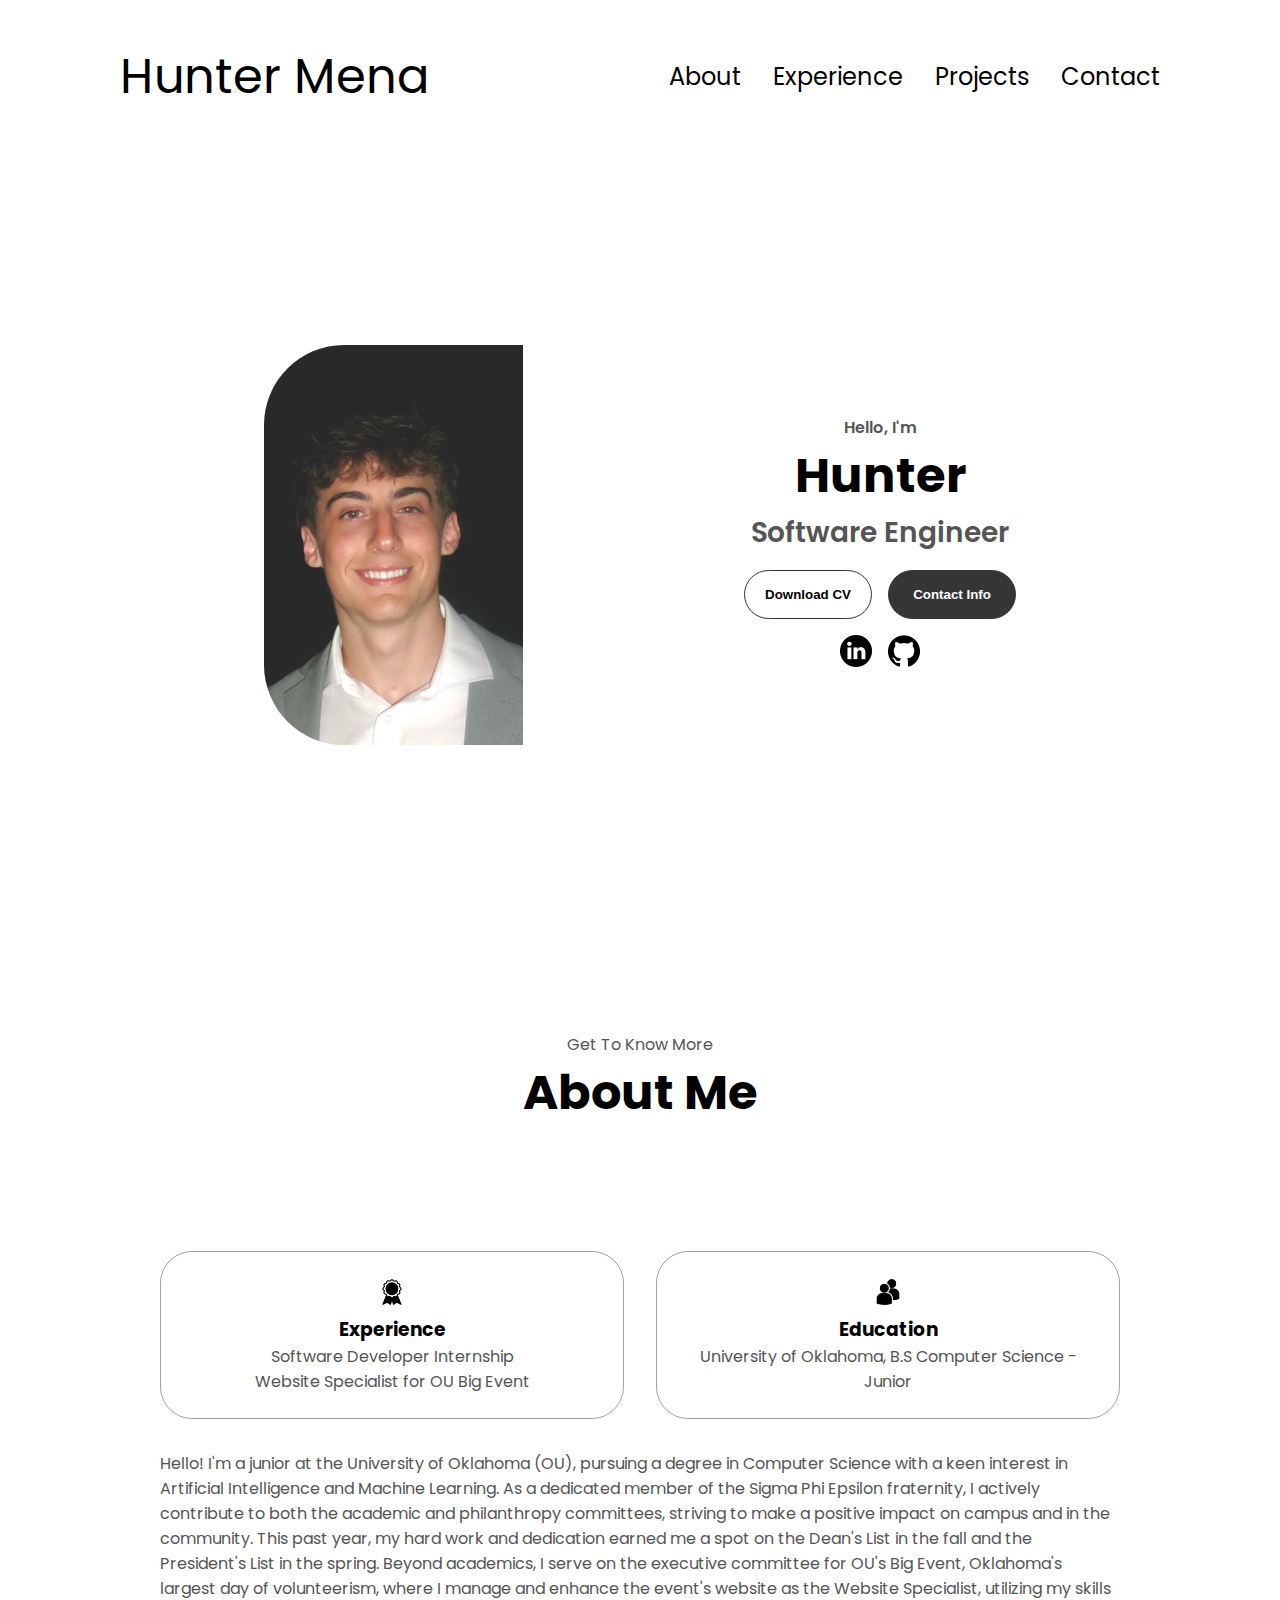
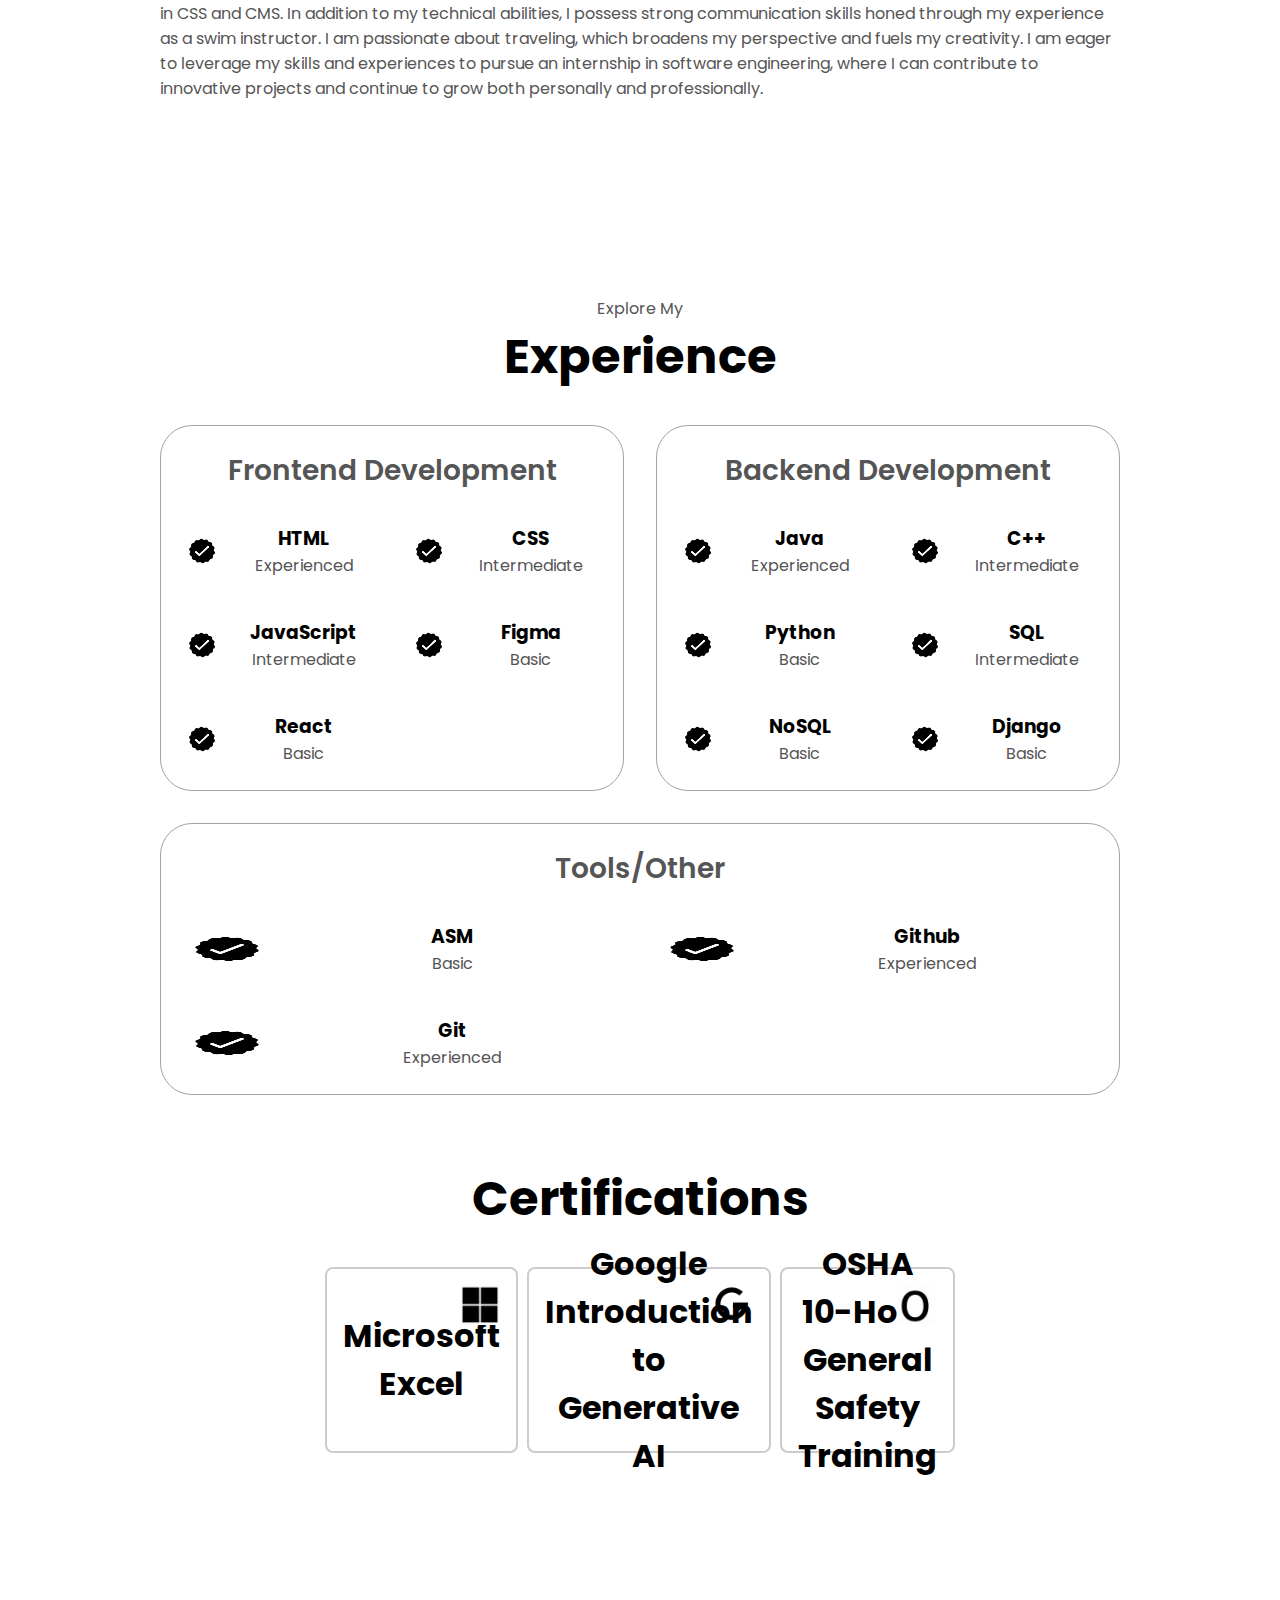
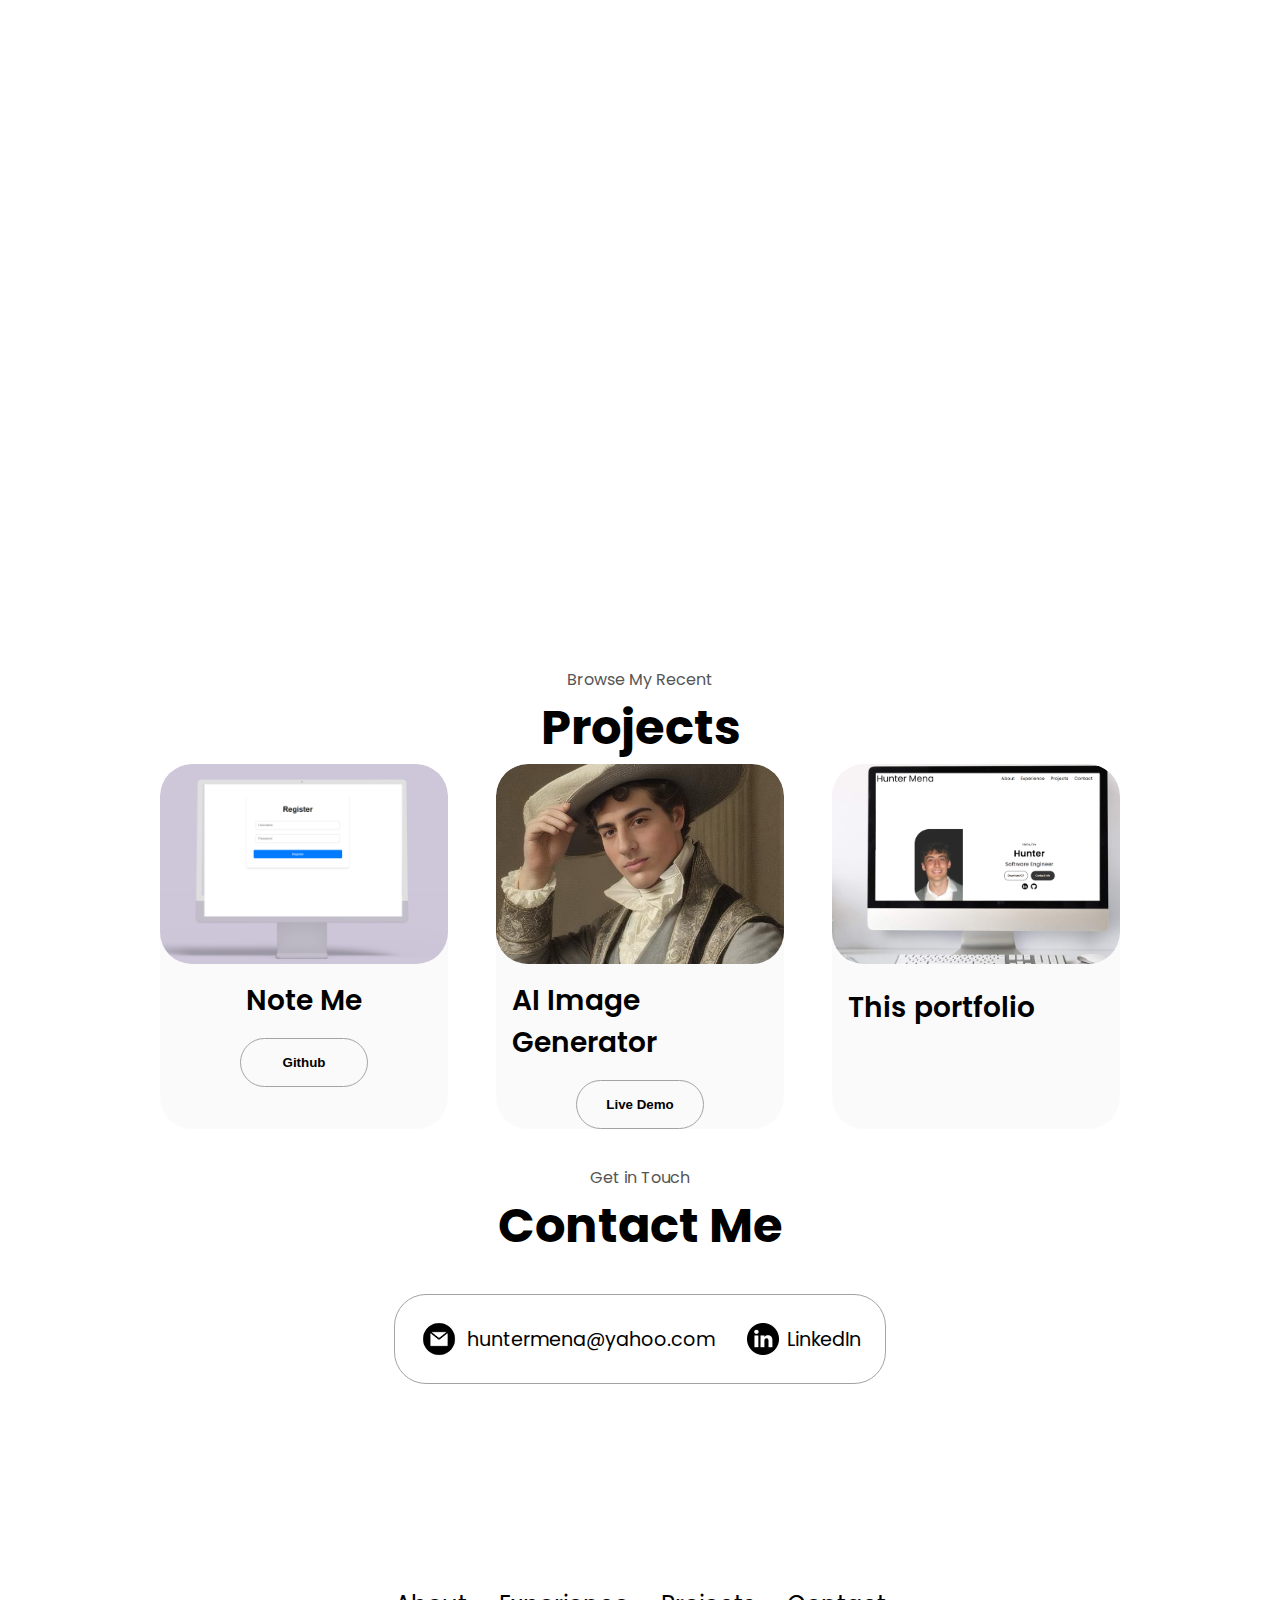
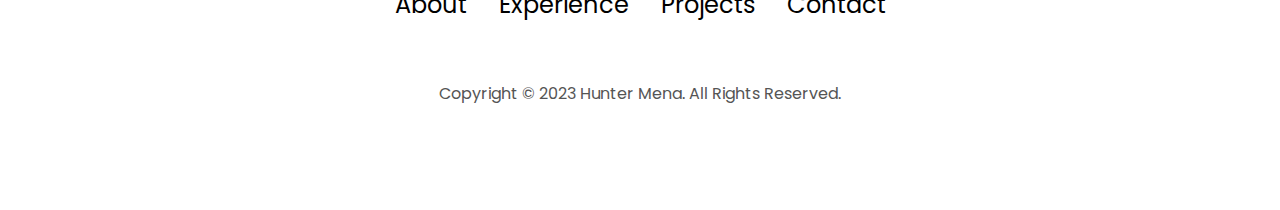
<file: assets/index.html>
<!DOCTYPE html>
<html lang="en">
  <head>
    <meta charset="UTF-8" />
    <meta http-equiv="X-UA-Compatible" content="IE=edge" />
    <meta name="viewport" content="width=device-width, initial-scale=1.0" />
    <title>My Portfolio</title>
    <link rel="stylesheet" href="/assets/style.css" />
    <link rel="stylesheet" href="mediaqueries.css" />
  </head>
  <body>
    <nav id="desktop-nav">
      <div class="logo">Hunter Mena</div>
      <div>
        <ul class="nav-links">
          <li><a href="#about">About</a></li>
          <li><a href="#experience">Experience</a></li>
          <li><a href="#projects">Projects</a></li>
          <li><a href="#contact">Contact</a></li>
        </ul>
      </div>
    </nav>
    <nav id="hamburger-nav">
      <div class="logo">Hunter Mena</div>
      <div class="hamburger-menu">
        <div class="hamburger-icon" onclick="toggleMenu()">
          <span></span>
          <span></span>
          <span></span>
        </div>
        <div class="menu-links">
          <li><a href="#about" onclick="toggleMenu()">About</a></li>
          <li><a href="#experience" onclick="toggleMenu()">Experience</a></li>
          <li><a href="#projects" onclick="toggleMenu()">Projects</a></li>
          <li><a href="#contact" onclick="toggleMenu()">Contact</a></li>
        </div>
      </div>
    </nav>
    <section id="profile">
      <div class="section__pic-container"  
            id="profile-pic-container">
        <img src="/assets/profilePic.jpg" alt="Hunter Mena profile picture" />
      </div>
      <div class="section__text">
        <p class="section__text__p1">Hello, I'm</p>
        <h1 class="title">Hunter</h1>
        <p class="section__text__p2">Software Engineer</p>
        <div class="btn-container">
          <button
            class="btn btn-color-2"
            onclick="window.open('/Mena_Resume.pdf')"
          >
            Download CV
          </button>
          <button class="btn btn-color-1" onclick="location.href='./#contact'">
            Contact Info
          </button>
        </div>
        <div id="socials-container">
          <a href="https://www.linkedin.com/in/huntermena/" target="_blank">
            <img src="/assets/linkedin.png" alt="My LinkedIn profile" class="icon" />
          </a>
          <a href="https://github.com/HunterMena" target="_blank">
            <img src="/assets/github.png" alt="My Github profile" class="icon" />
          </a>
        </div>
      </div>
    </section>
    <section id="about">
      <p class="section__text__p1">Get To Know More</p>
      <h1 class="title">About Me</h1>
      <div class="section-container">
        <div class="about-details-container">
          <div class="about-containers">
            <div class="details-container">
              <img
                src="/assets/experience.png"
                alt="Experience icon"
                class="icon"
              />
              <h3>Experience</h3>
              <p>Software Developer Internship</p> 
              <p>Website Specialist for OU Big Event</p>  
            
            </div>
            <div class ="details-container">
              <img src="/assets/education.png"
                   alt="Education icon"
                   class="icon"
                   />
                   <h3>Education</h3>
                   <p>University of Oklahoma, B.S Computer Science - Junior</p>
                 </div>
               </div>
               <div class="text-container">
                 <p>
  Hello! I'm a junior at the University of Oklahoma (OU), pursuing a degree in Computer Science with a keen interest in Artificial Intelligence and Machine Learning. As a dedicated member of the Sigma Phi Epsilon fraternity, I actively contribute to both the academic and philanthropy committees, striving to make a positive impact on campus and in the community.
This past year, my hard work and dedication earned me a spot on the Dean's List in the fall and the President's List in the spring. Beyond academics, I serve on the executive committee for OU's Big Event, Oklahoma's largest day of volunteerism, where I manage and enhance the event's website as the Website Specialist, utilizing my skills in CSS and CMS.
In addition to my technical abilities, I possess strong communication skills honed through my experience as a swim instructor. I am passionate about traveling, which broadens my perspective and fuels my creativity.
I am eager to leverage my skills and experiences to pursue an internship in software engineering, where I can contribute to innovative projects and continue to grow both personally and professionally.
                 </p>
               </div>
             </div>
           </div>
    </section>
    <section id="experience">
            <p class="section__text__p1">Explore My</p>
            <h1 class="title">Experience</h1>
            <div class="experience-details-container">
              <div class="about-containers">
                <div class="details-container">
                  <h2 class="experience-sub-title">Frontend Development</h2>
                  <div class="article-container">
                    <article>
                      <img
                        src="/assets/checkmark.png"
                        alt="Experience icon"
                        class="icon"
                      />
                      <div>
                        <h3>HTML</h3>
                        <p>Experienced</p>
                      </div>
                    </article>
                    <article>
                      <img
                        src="/assets/checkmark.png"
                        alt="Experience icon"
                        class="icon"
                      />
                      <div>
                        <h3>CSS</h3>
                        <p>Intermediate</p>
                      </div>
                    </article>
                    <article>
                      <img
                        src="/assets/checkmark.png"
                        alt="Experience icon"
                        class="icon"
                      />
                      <div>
                        <h3>JavaScript</h3>
                        <p>Intermediate</p>
                      </div>
                    </article>
                    <article>
                      <img
                        src="/assets/checkmark.png"
                        alt="Experience icon"
                        class="icon"
                      />
                      <div>
                        <h3>Figma</h3>
                        <p> Basic</p>
                      </div>
                    </article>
                    <article>
                      <img
                        src="/assets/checkmark.png"
                        alt="Experience icon"
                        class="icon"
                      />
                      <div>
                        <h3>React</h3>
                        <p> Basic</p>
                      </div>
                    </article>
                  </div>
                </div>
                <div class="details-container">
                  <h2 class="experience-sub-title">Backend Development</h2>
                  <div class="article-container">
                    <article>
                      <img
                        src="/assets/checkmark.png"
                        alt="Experience icon"
                        class="icon"
                      />
                      <div>
                        <h3>Java</h3>
                        <p>Experienced</p>
                      </div>
                    </article>
                    <article>
                      <img
                        src="/assets/checkmark.png"
                        alt="Experience icon"
                        class="icon"
                      />
                      <div>
                        <h3>C++</h3>
                        <p>Intermediate</p>
                      </div>
                    </article>
                    <article>
                      <img
                        src="/assets/checkmark.png"
                        alt="Experience icon"
                        class="icon"
                      />
                      <div>
                        <h3>Python</h3>
                        <p>Basic</p>
                      </div>
                    </article>
                    <article>
                      <img
                        src="/assets/checkmark.png"
                        alt="Experience icon"
                        class="icon"
                      />
                      <div>
                        <h3>SQL</h3>
                        <p>Intermediate</p>
                      </div>
                    </article>
                    <article>
                      <img
                        src="/assets/checkmark.png"
                        alt="Experience icon"
                        class="icon"
                      />
                      <div>
                        <h3>NoSQL</h3>
                        <p>Basic</p>
                      </div>
                    </article>
                    <article>
                      <img
                        src="/assets/checkmark.png"
                        alt="Experience icon"
                        class="icon"
                      />
                      <div>
                        <h3>Django</h3>
                        <p>Basic</p>
                      </div>
                    </article>
                  </div>
              </div>
              <div class="details-container">
                <h2 class="experience-sub-title">Tools/Other</h2>
                <div class="article-container">
                  <article>
                    <img
                      src="/assets/checkmark.png"
                      alt="Experience icon"
                      class="icon"
                    />
                    <div>
                      <h3>ASM</h3>
                      <p>Basic</p>
                    </div>
                  </article>
                  <article>
                    <img
                      src="/assets/checkmark.png"
                      alt="Experience icon"
                      class="icon"
                    />
                    <div>
                      <h3>Github</h3>
                      <p>Experienced</p>
                    </div>
                  </article>
                  <article>
                    <img
                      src="/assets/checkmark.png"
                      alt="Experience icon"
                      class="icon"
                    />
                    <div>
                      <h3>Git</h3>
                      <p>Experienced</p>
                    </div>
                  </article>
               </div>
             </div>
            </div>
        </div>
      </div>
      <section>
        <h1 class="title">Certifications</h1>
        <div class="certifications-container">
        <div class="certification">
          <img src="/assets/Micro.jpg" alt="Microsoft Excel" class="certification-icon">
          <h1>Microsoft Excel</h1>
        </div>
        <div class="certification">
          <img src="/assets/Goog.jpg" alt="Google logo" class="certification-icon">
          <h1>Google Introduction to Generative AI </h1>
        </div>
        <div class="certification">
          <img src="/assets/O.jpg" alt="O letter icon" class="certification-icon">
          <h1>OSHA 10-Hour General Safety Training</h1>
        </div>
      </div>
      </section>
    </section>
    <section id="projects">
      <p class="section__text__p1">Browse My Recent</p>
      <h1 class="title">Projects</h1>
      <div class="project-details-container">
        <div class="project-about-containers">
          <div class="project-details color-container">
            <div class="project-article-container">
              <img
                src="/assets/project1.png"
                alt="Project 1"
                class="project-img"
              />
              <div class="overlay">
                <div class="overlay-text">Full-stack web note application. Django for the backend and React for the frontend, user authentication. REST API to connect front/backend, Deployed on Choreo
                  </div>
              </div>
            </div>
            <h2 class="experience-sub-title project-title">Note Me</h2>
            <div class="btn-container">
              <button
                class="btn btn-color-2 project-btn"
                onclick="window.open('https://github.com/HunterMena/Django-React-Full-Stack-App', '_blank')"
                >
                Github
              </button>
            </div>
          </div>
          <div class="project-details color-container">
            <div class="project-article-container">
              <img
                src="/assets/huntAI.png"
                alt="Project 2"
                class="project-img"
              />
              <div class="overlay">
                <div class="overlay-text">This project was created using React, HTML, and CSS along with OpenAI's API for image generation.</div>
              </div>
            </div>
            <h2 class="experience-sub-title project-title">AI Image Generator</h2>
            <div class="btn-container">
              <button
                class="btn btn-color-2 project-btn"
                onclick="window.open('https://main--thriving-strudel-06f220.netlify.app/', '_blank')"
              >
                Live Demo
              </button>
            </div>
          </div>
          <div class="project-details color-container">
            <div class="project-article-container">
              <img
                src="/assets/portPic.png"
                alt="Project 3"
                class="project-img"
              />
              <div class="overlay">
                <div class="overlay-text">This portfolio was created from scratch with HTML, CSS, and JavaScript, and deployed using netlify</div>
              </div>
              <div>
                <h2 class="experience-sub-title project-title">This portfolio</h2>
              </div>
        </div>
      </div>
    </section>
    <section id="contact">
      <p class="section__text__p1">Get in Touch</p>
      <h1 class="title">Contact Me</h1>
      <div class="contact-info-upper-container">
        <div class="contact-info-container">
          <img
            src="/assets/email.png"
            alt="Email icon"
            class="icon contact-icon email-icon"
          />
          <p><a href="mailto:huntermena@yahoo.com">huntermena@yahoo.com</a></p>
        </div>
        <div class="contact-info-container">
          <img
            src="/assets/linkedin.png"
            alt="LinkedIn icon"
            class="icon contact-icon"
          />
          <p><a href="https://www.linkedin.com/in/huntermena/">LinkedIn</a></p>
        </div>
      </div>
    </section>
    <footer>
      <nav>
        <div class="nav-links-container">
          <ul class="nav-links">
            <li><a href="#about">About</a></li>
            <li><a href="#experience">Experience</a></li>
            <li><a href="#projects">Projects</a></li>
            <li><a href="#contact">Contact</a></li>
          </ul>
        </div>
      </nav>
      <p>Copyright &#169; 2023 Hunter Mena. All Rights Reserved.</p>
    </footer>
    <script src="/assets/script.js"></script>
  </body>
</html>
</file>
<file: assets/style.css>
/* GENERAL */

@import url("https://fonts.googleapis.com/css2?family=Poppins:wght@300;400;500;600&display=swap");

* {
  margin: 0;
  padding: 0;
}

body {
  font-family: "Poppins", sans-serif;
}

html {
  scroll-behavior: smooth;
}

p {
  color: rgb(85, 85, 85);
}

/* TRANSITION */

a,
.btn {
  transition: all 300ms ease;
}

/* DESKTOP NAV */

nav,
.nav-links {
  display: flex;
}

nav {
  justify-content: space-around;
  align-items: center;
  height: 17vh;
}

.nav-links {
  gap: 2rem;
  list-style: none;
  font-size: 1.5rem;
}

a {
  color: black;
  text-decoration: none;
  text-decoration-color: white;
}

a:hover {
  color: grey;
  text-decoration: underline;
  text-underline-offset: 1rem;
  text-decoration-color: rgb(181, 181, 181);
}

.logo {
  font-size: 3rem;
}

.logo:hover {
  cursor: default;
}

/* HAMBURGER MENU */

#hamburger-nav {
  display: none;
}

.hamburger-menu {
  position: relative;
  display: inline-block;
}

.hamburger-icon {
  display: flex;
  flex-direction: column;
  justify-content: space-between;
  height: 24px;
  width: 30px;
  cursor: pointer;
}

.hamburger-icon span {
  width: 100%;
  height: 2px;
  background-color: black;
  transition: all 0.3 ease-in-out;
}

.menu-links {
  position: absolute;
  top: 100%;
  right: 0;
  background-color: white;
  width: fit-content;
  max-height: 0;
  overflow: hidden;
  transition: all 0.3 ease-in-out;
}

.menu-links a {
  display: block;
  padding: 10px;
  text-align: center;
  font-size: 1.5rem;
  color: black;
  text-decoration: none;
  transition: all 0.3 ease-in-out;
}

.menu-links li {
  list-style: none;
}

.menu-links.open {
  max-height: 300px;
}

.hamburger-icon.open span:first-child {
  transform: rotate(45deg) translate(10px, 5px);
}

.hamburger-icon.open span:nth-child(2) {
  opacity: 0;
}

.hamburger-icon.open span:last-child {
  transform: rotate(-45deg) translate(10px, -5px);
}

.hamburger-icon span:first-child {
  transform: none;
}

.hamburger-icon span:first-child {
  opacity: 1;
}

.hamburger-icon span:first-child {
  transform: none;
}

/* SECTIONS */

section {
  padding-top: 4vh;
  height: 96vh;
  margin: 0 10rem;
  box-sizing: border-box;
  min-height: fit-content;
}

.section-container {
  display: flex;
}

/* PROFILE SECTION */

#profile {
  display: flex;
  justify-content: center;
  gap: 5rem;
  height: 80vh;
}

#profile-pic-container { /* Add an ID to #profile section */
  display: flex;
  height: 400px;
  width: 400px;
  margin: auto 0;
  overflow: hidden;
  border-radius: 20%; /* Adjust this value for desired roundness */
}

.section__pic-container {
  display: flex;
  height: 400px;
  width: 400px;
  margin: auto 0;
  overflow: hidden;
}

.section-container-img{
  object-fit: cover;
}

.section__text {
  align-self: center;
  text-align: center;
}

.section__text p {
  font-weight: 600;
}

.section__text__p1 {
  text-align: center;
}

.section__text__p2 {
  font-size: 1.75rem;
  margin-bottom: 1rem;
}

.title {
  font-size: 3rem;
  text-align: center;
}

#socials-container {
  display: flex;
  justify-content: center;
  margin-top: 1rem;
  gap: 1rem;
}

/* ICONS */

.icon {
  cursor: pointer;
  height: 2rem;
}

/* BUTTONS */

.btn-container {
  display: flex;
  justify-content: center;
  gap: 1rem;
}

.btn {
  font-weight: 600;
  transition: all 300ms ease;
  padding: 1rem;
  width: 8rem;
  border-radius: 2rem;
}

.btn-color-1,
.btn-color-2 {
  border: rgb(53, 53, 53) 0.1rem solid;
}

.btn-color-1:hover,
.btn-color-2:hover {
  cursor: pointer;
}

.btn-color-1,
.btn-color-2:hover {
  background: rgb(53, 53, 53);
  color: white;
}

.btn-color-1:hover {
  background: rgb(0, 0, 0);
}

.btn-color-2 {
  background: none;
}

.btn-color-2:hover {
  border: rgb(255, 255, 255) 0.1rem solid;
}

.btn-container {
  gap: 1rem;
}

/* ABOUT SECTION */

#about {
  position: relative;
}

.about-containers {
  gap: 2rem;
  margin-bottom: 2rem;
  margin-top: 2rem;
}

.about-details-container {
  justify-content: center;
  flex-direction: column;
}

.about-containers,
.about-details-container {
  display: flex;
}

.about-pic {
  border-radius: 25%;
}

.arrow {
  position: absolute;
  right: -5rem;
  bottom: 2.5rem;
}

.details-container {
  padding: 1.5rem;
  flex: 1;
  background: white;
  border-radius: 2rem;
  border: rgb(53, 53, 53) 0.1rem solid;
  border-color: rgb(163, 163, 163);
  text-align: center;
}

.section-container {
  gap: 4rem;
  height: 80%;
}

.section__pic-container {
  height: 400px;
  width: 400px;
  margin: auto 0;
}

/* EXPERIENCE SECTION */

#experience {
  position: relative;
}

.experience-sub-title {
  color: rgb(85, 85, 85);
  font-weight: 600;
  font-size: 1.75rem;
  margin-bottom: 2rem;
}

.experience-details-container {
  display: flex;
  justify-content: center;
  flex-direction: column;
}

.article-container {
  display: grid;
  grid-template-columns: repeat(2, 1fr);
  gap: 2.5rem;
}

article {
  display: flex;
  justify-content: flex-start;
  gap: 1rem;
  align-items: center;
}

article .icon {
  flex-basis: 20%;
}

article div {
  flex-basis: 80%;
}

.certifications-container {
  display: flex;
  justify-content: space-around;
  margin-top: 2rem;
  margin-bottom: 4rem;
}

#certifications {
  margin-bottom: 4rem; /* Add space between sections */
}

.certification {
  position: relative;
  flex-basis: 20%; /* Reduced width */
  text-align: center;
  padding: 1rem;
  border: 2px solid #ccc; /* Added border */
  border-radius: 8px;
  height: 150px; /* Reduced height */
  display: flex;
  flex-direction: column;
  justify-content: center;
  align-items: center;
  transition: background-color 0.3s ease; /* Smooth transition */
  margin-bottom: 4rem ;
}

.certification:hover {
  background: rgb(53, 53, 53); /* Hover color */
}

.certification:hover h1 {
  color: white; /* Set text color to white on hover */
  text-decoration: none; /* Remove default text decoration */
}

.certification-icon {
  position: absolute;
  top: 1rem;
  right: 1rem;
  width: 40px;
  height: 40px;
}

.certification h2 {
  /*margin-top: 2rem; /* Adjust as needed to create space for the icon */
  font-size: 1rem; /* Reduced font size for more text */
  width: 80%; /* Ensures text takes up more of the container */
}

.icon.arrow {
  position: absolute;
  bottom: 1rem; /* Align with the bottom */
  right: 1rem; /* Align with the right */
  cursor: pointer;
  width: 30px; /* Adjust width as needed */
  height: 30px; /* Adjust height as needed */
}

/* PROJECTS SECTION */

#projects {
  position: relative;
  margin-top: 15rem;
}

.project-details-container {
  display: flex;
  justify-content: space-between; /* Space between containers */
  flex-wrap: wrap; /* Allow wrapping to new line if necessary */
  gap: 1rem; /* Adjust the gap between containers */
}

.project-about-containers {
  display: flex;
  justify-content: space-between;
  width: 100%;
}

.project-details {
  border-color: rgb(163, 163, 163);
  background: rgb(250, 250, 250);
  overflow: hidden; /* Ensure the container does not overflow */
  flex: 1; /* Allow the containers to grow and shrink */
  max-width: 30%; /* Adjust the max-width to fit three in a row */
  position: relative;
  border-radius: 2rem;
  display: flex;
  flex-direction: column;
  align-items: center;
}

.project-article-container {
  position: relative;
  width: 100%;
  height: 200px; /* Fixed height for the image container */
  object-fit: cover;
}

.project-img {
  width: 100%;
  height: 100%;
  object-fit: cover;
  border-radius: 2rem;
}

.overlay {
  position: absolute;
  top: 0;
  left: 0;
  width: 100%;
  height: 100%;
  background: rgba(200, 200, 200, 0.7); /* Light grey overlay */
  display: flex;
  justify-content: center;
  align-items: center;
  opacity: 0;
  transition: opacity 0.3s ease;
  border-radius: 2rem;
}

.overlay-text {
  color: black;
  font-size: 1.3rem;
  text-align: center;
}

.project-article-container:hover .overlay {
  opacity: 1;
}

.project-title {
  margin: 1rem;
  color: black;
}

.project-btn {
  color: black;
  border-color: rgb(163, 163, 163);
}

/* CONTACT */

#contact {
  margin-bottom: 7rem;
  display: flex;
  justify-content: center;
  flex-direction: column;
  height: 70vh;
}

.contact-info-upper-container {
  display: flex;
  justify-content: center;
  border-radius: 2rem;
  border: rgb(53, 53, 53) 0.1rem solid;
  border-color: rgb(163, 163, 163);
  background: (250, 250, 250);
  margin: 2rem auto;
  padding: 0.5rem;
}

.contact-info-container {
  display: flex;
  align-items: center;
  justify-content: center;
  gap: 0.5rem;
  margin: 1rem;
}

.contact-info-container p {
  font-size: larger;
}

.contact-icon {
  cursor: default;
}

.email-icon {
  height: 2.5rem;
}

/* FOOTER SECTION */

footer {
  height: 26vh;
  margin: 0 1rem;
  margin-bottom: 3rem;
}

footer p {
  text-align: center;
}
</file>
<file: assets/mediaqueries.css>
@media screen and (max-width: 1400px) {
    #profile {
      height: 83vh;
      margin-bottom: 6rem;
    }
    .about-containers {
      flex-wrap: wrap;
    }
    #contact,
    #projects {
      height: fit-content;
    }
  }
  
  @media screen and (max-width: 1200px) {
    #desktop-nav {
      display: none;
    }
    #hamburger-nav {
      display: flex;
    }
    #experience,
    .experience-details-container {
      margin-top: 2rem;
    }
    #profile,
    .section-container {
      display: block;
    }
    .arrow {
      display: none;
    }
    section,
    .section-container {
      height: fit-content;
    }
    section {
      margin: 0 5%;
    }
    .section__pic-container {
      width: 275px;
      height: 275px;
      margin: 0 auto 2rem;
    }
    .about-containers {
      margin-top: 0;
    }
  }
  
  @media screen and (max-width: 600px) {
    #contact,
    footer {
      height: 40vh;
    }
    #profile {
      height: 83vh;
      margin-bottom: 0;
    }
    article {
      font-size: 1rem;
    }
    footer nav {
      height: fit-content;
      margin-bottom: 2rem;
    }
    .about-containers,
    .contact-info-upper-container,
    .btn-container {
      flex-wrap: wrap;
    }
    .contact-info-container {
      margin: 0;
    }
    .contact-info-container p,
    .nav-links li a {
      font-size: 1rem;
    }
    .experience-sub-title {
      font-size: 1.25rem;
    }
    .logo {
      font-size: 1.5rem;
    }
    .nav-links {
      flex-direction: column;
      gap: 0.5rem;
      text-align: center;
    }
    .section__pic-container {
      width: auto;
      height: 46vw;
      justify-content: center;
    }
    .section__text__p2 {
      font-size: 1.25rem;
    }
    .title {
      font-size: 2rem;
    }
    .text-container {
      text-align: justify;
    }
    .certifications-container {
        /* Styles for certifications-container on small screens */
        display: flex; /* Make certifications stack horizontally */
        flex-wrap: wrap; /* Allow wrapping if needed */
        justify-content: center; /* Center certifications horizontally */
        margin: 2rem auto; /* Add some margin for spacing */
      }
    
      .certification {
        /* Optional styles for individual certifications on small screens */
        width: 40%; /* Adjust width for smaller screens */
        margin: 1rem; /* Add some margin between certifications */
      }
  }
</file>
